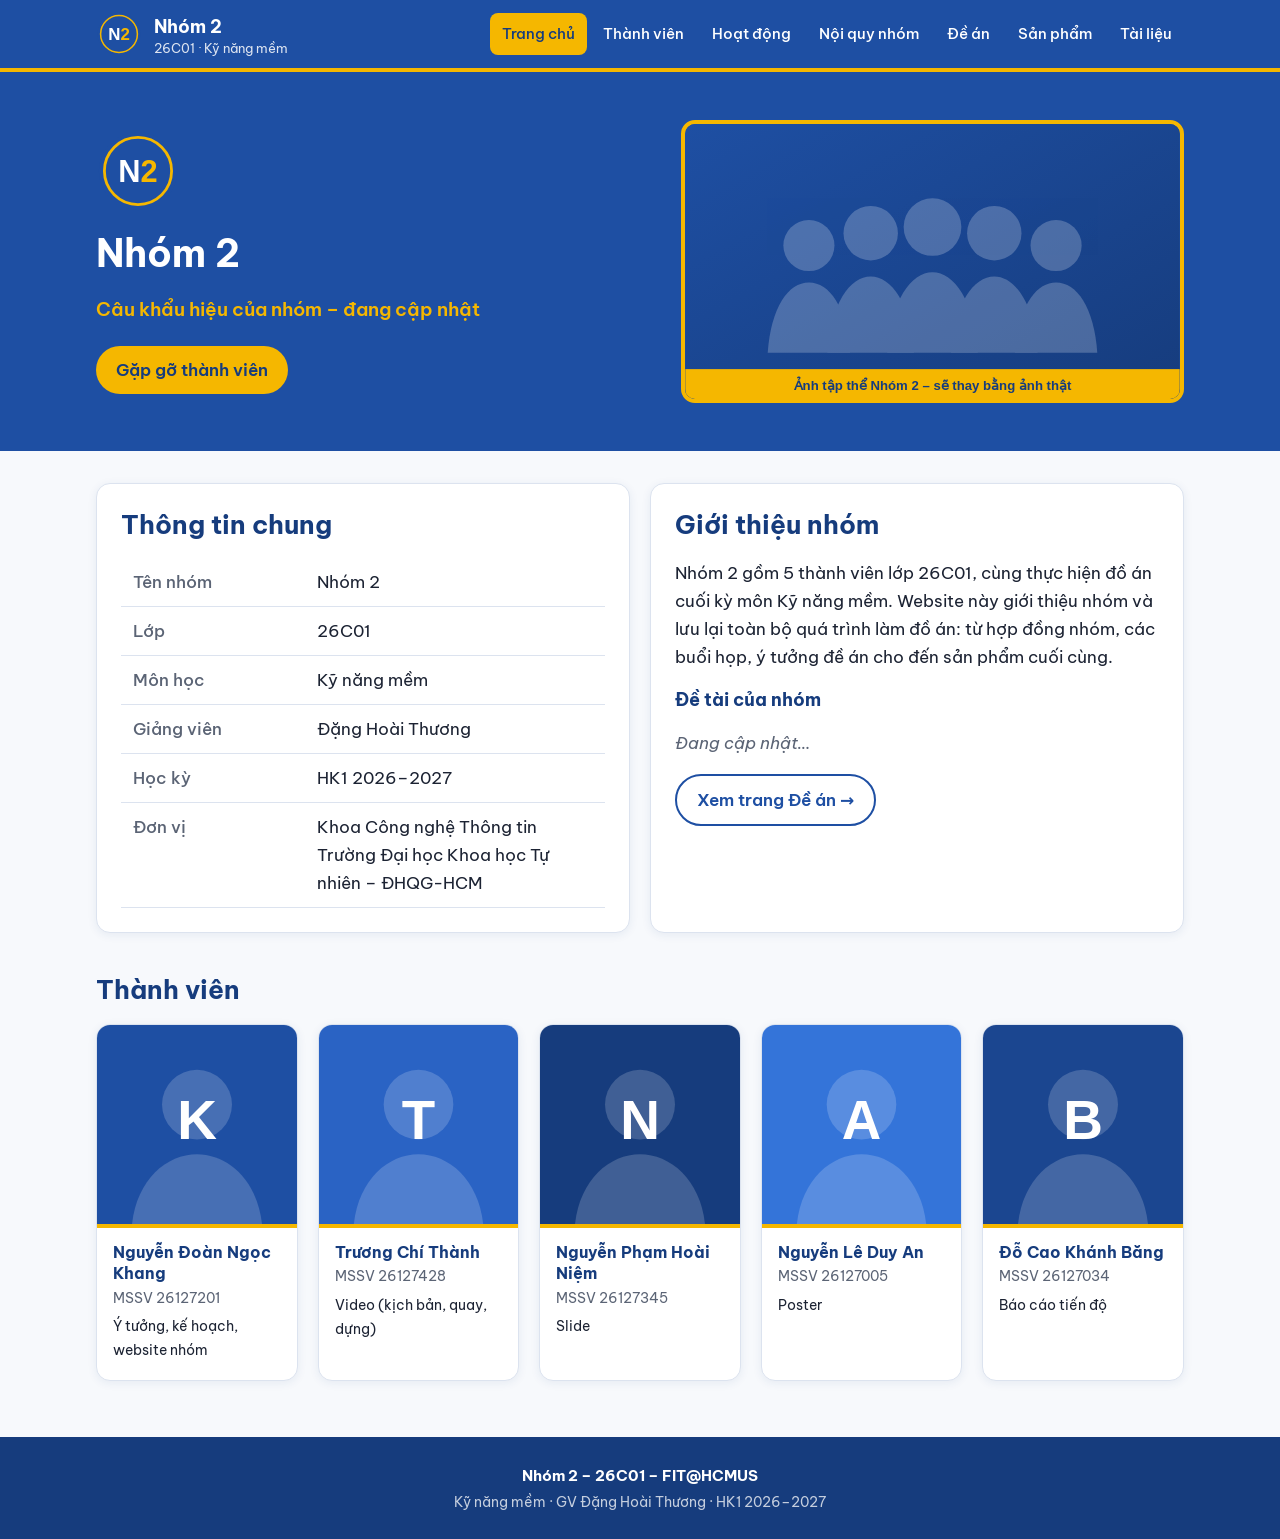
<file: index.html>
<!doctype html>
<html lang="vi">
<head>
  <meta charset="utf-8">
  <meta name="viewport" content="width=device-width, initial-scale=1">
  <title>Trang chủ – Nhóm 2 – 26C01</title>
  <meta name="description" content="Website Nhóm 2 – lớp 26C01 – môn Kỹ năng mềm – FIT@HCMUS">
  <link rel="icon" href="assets/img/logo.svg" type="image/svg+xml">
  <link rel="preconnect" href="https://fonts.googleapis.com">
  <link rel="preconnect" href="https://fonts.gstatic.com" crossorigin>
  <link href="https://fonts.googleapis.com/css2?family=Be+Vietnam+Pro:wght@400;500;600;700&display=swap" rel="stylesheet">
  <link rel="stylesheet" href="assets/css/style.css">
</head>
<body data-page="home">
  <div id="app"><noscript>Vui lòng bật JavaScript để xem website.</noscript></div>
  <script src="assets/js/data.js"></script>
  <script src="assets/js/main.js"></script>
</body>
</html>
</file>
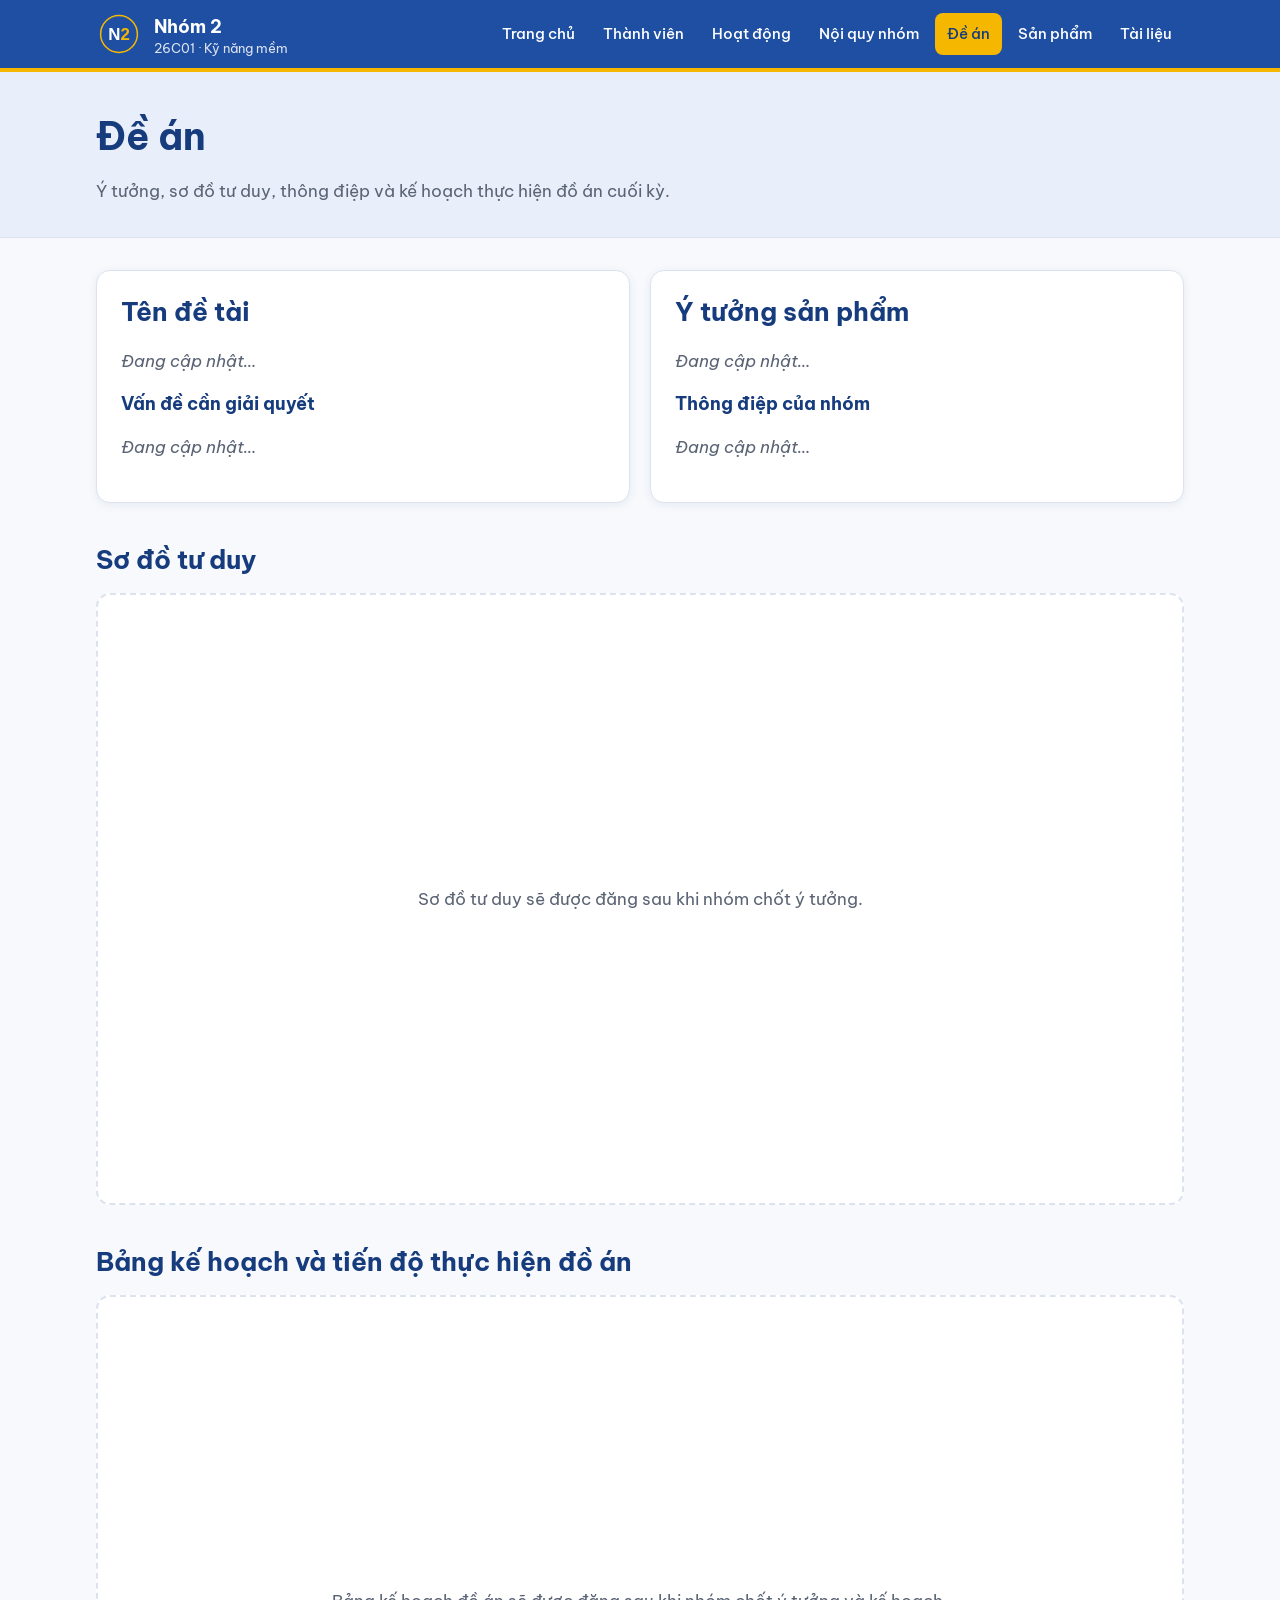
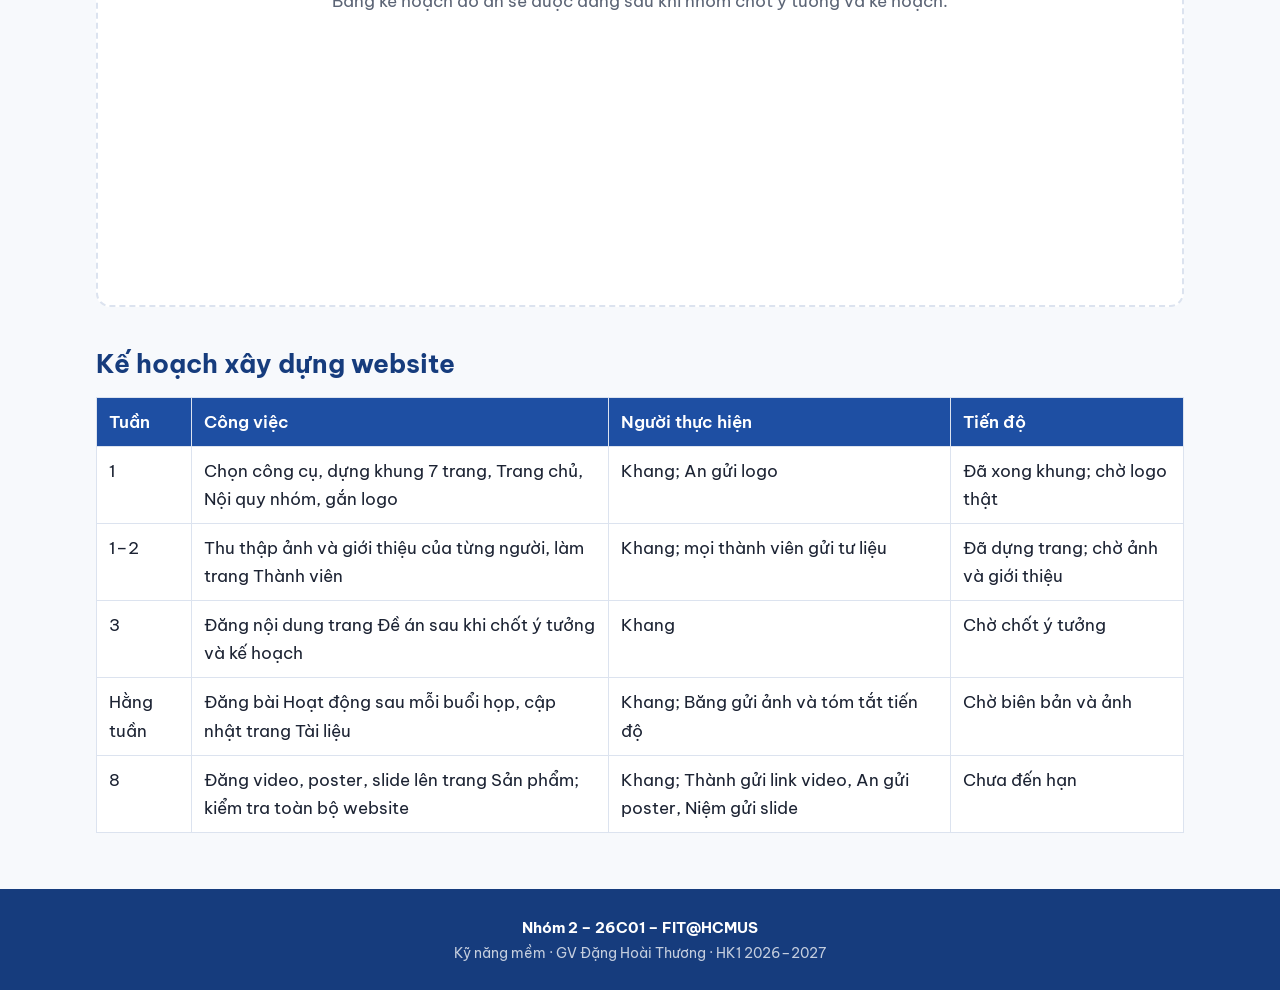
<file: de-an.html>
<!doctype html>
<html lang="vi">
<head>
  <meta charset="utf-8">
  <meta name="viewport" content="width=device-width, initial-scale=1">
  <title>Đề án – Nhóm 2 – 26C01</title>
  <meta name="description" content="Website Nhóm 2 – lớp 26C01 – môn Kỹ năng mềm – FIT@HCMUS">
  <link rel="icon" href="assets/img/logo.svg" type="image/svg+xml">
  <link rel="preconnect" href="https://fonts.googleapis.com">
  <link rel="preconnect" href="https://fonts.gstatic.com" crossorigin>
  <link href="https://fonts.googleapis.com/css2?family=Be+Vietnam+Pro:wght@400;500;600;700&display=swap" rel="stylesheet">
  <link rel="stylesheet" href="assets/css/style.css">
</head>
<body data-page="project">
  <div id="app"><noscript>Vui lòng bật JavaScript để xem website.</noscript></div>
  <script src="assets/js/data.js"></script>
  <script src="assets/js/main.js"></script>
</body>
</html>
</file>
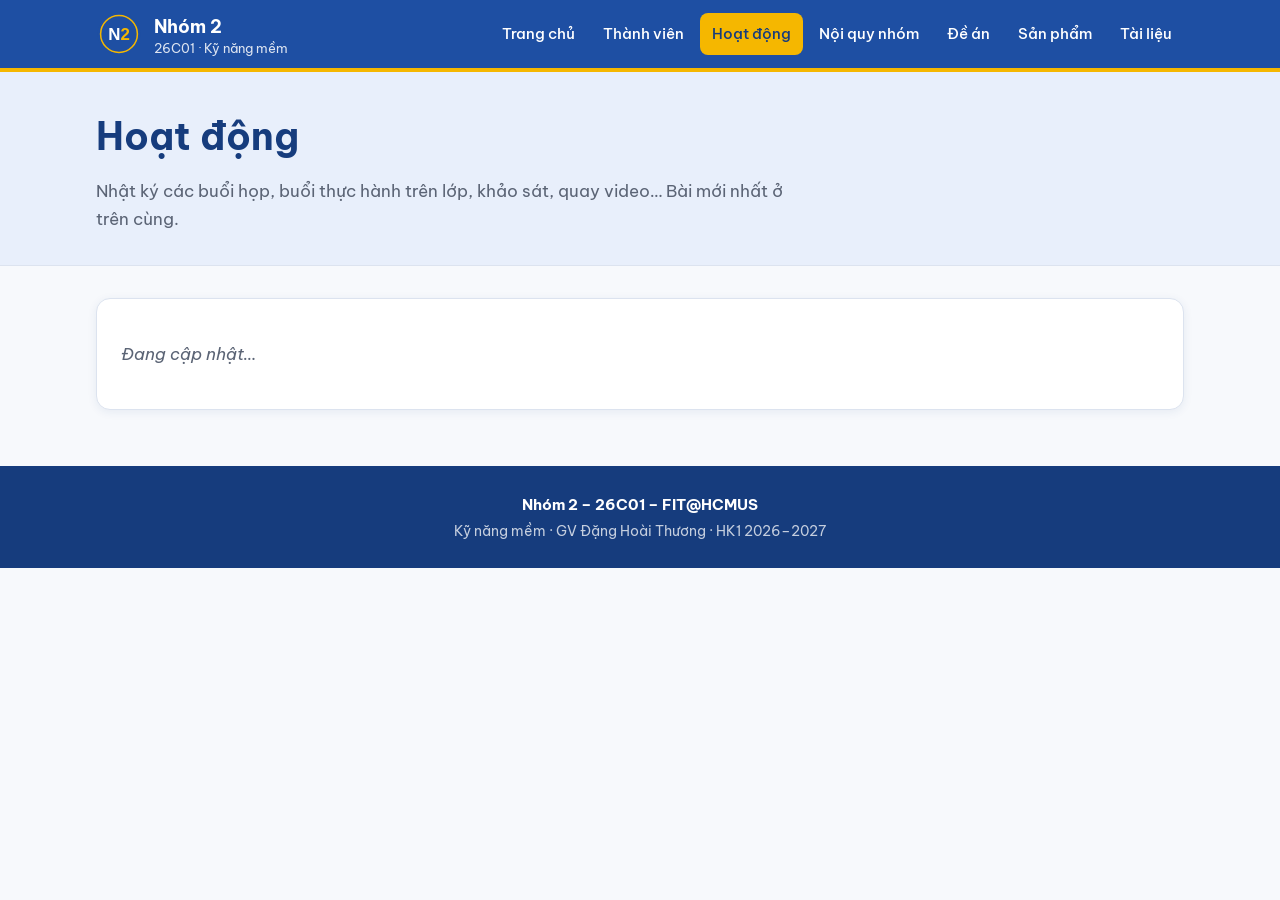
<file: hoat-dong.html>
<!doctype html>
<html lang="vi">
<head>
  <meta charset="utf-8">
  <meta name="viewport" content="width=device-width, initial-scale=1">
  <title>Hoạt động – Nhóm 2 – 26C01</title>
  <meta name="description" content="Website Nhóm 2 – lớp 26C01 – môn Kỹ năng mềm – FIT@HCMUS">
  <link rel="icon" href="assets/img/logo.svg" type="image/svg+xml">
  <link rel="preconnect" href="https://fonts.googleapis.com">
  <link rel="preconnect" href="https://fonts.gstatic.com" crossorigin>
  <link href="https://fonts.googleapis.com/css2?family=Be+Vietnam+Pro:wght@400;500;600;700&display=swap" rel="stylesheet">
  <link rel="stylesheet" href="assets/css/style.css">
</head>
<body data-page="activities">
  <div id="app"><noscript>Vui lòng bật JavaScript để xem website.</noscript></div>
  <script src="assets/js/data.js"></script>
  <script src="assets/js/main.js"></script>
</body>
</html>
</file>
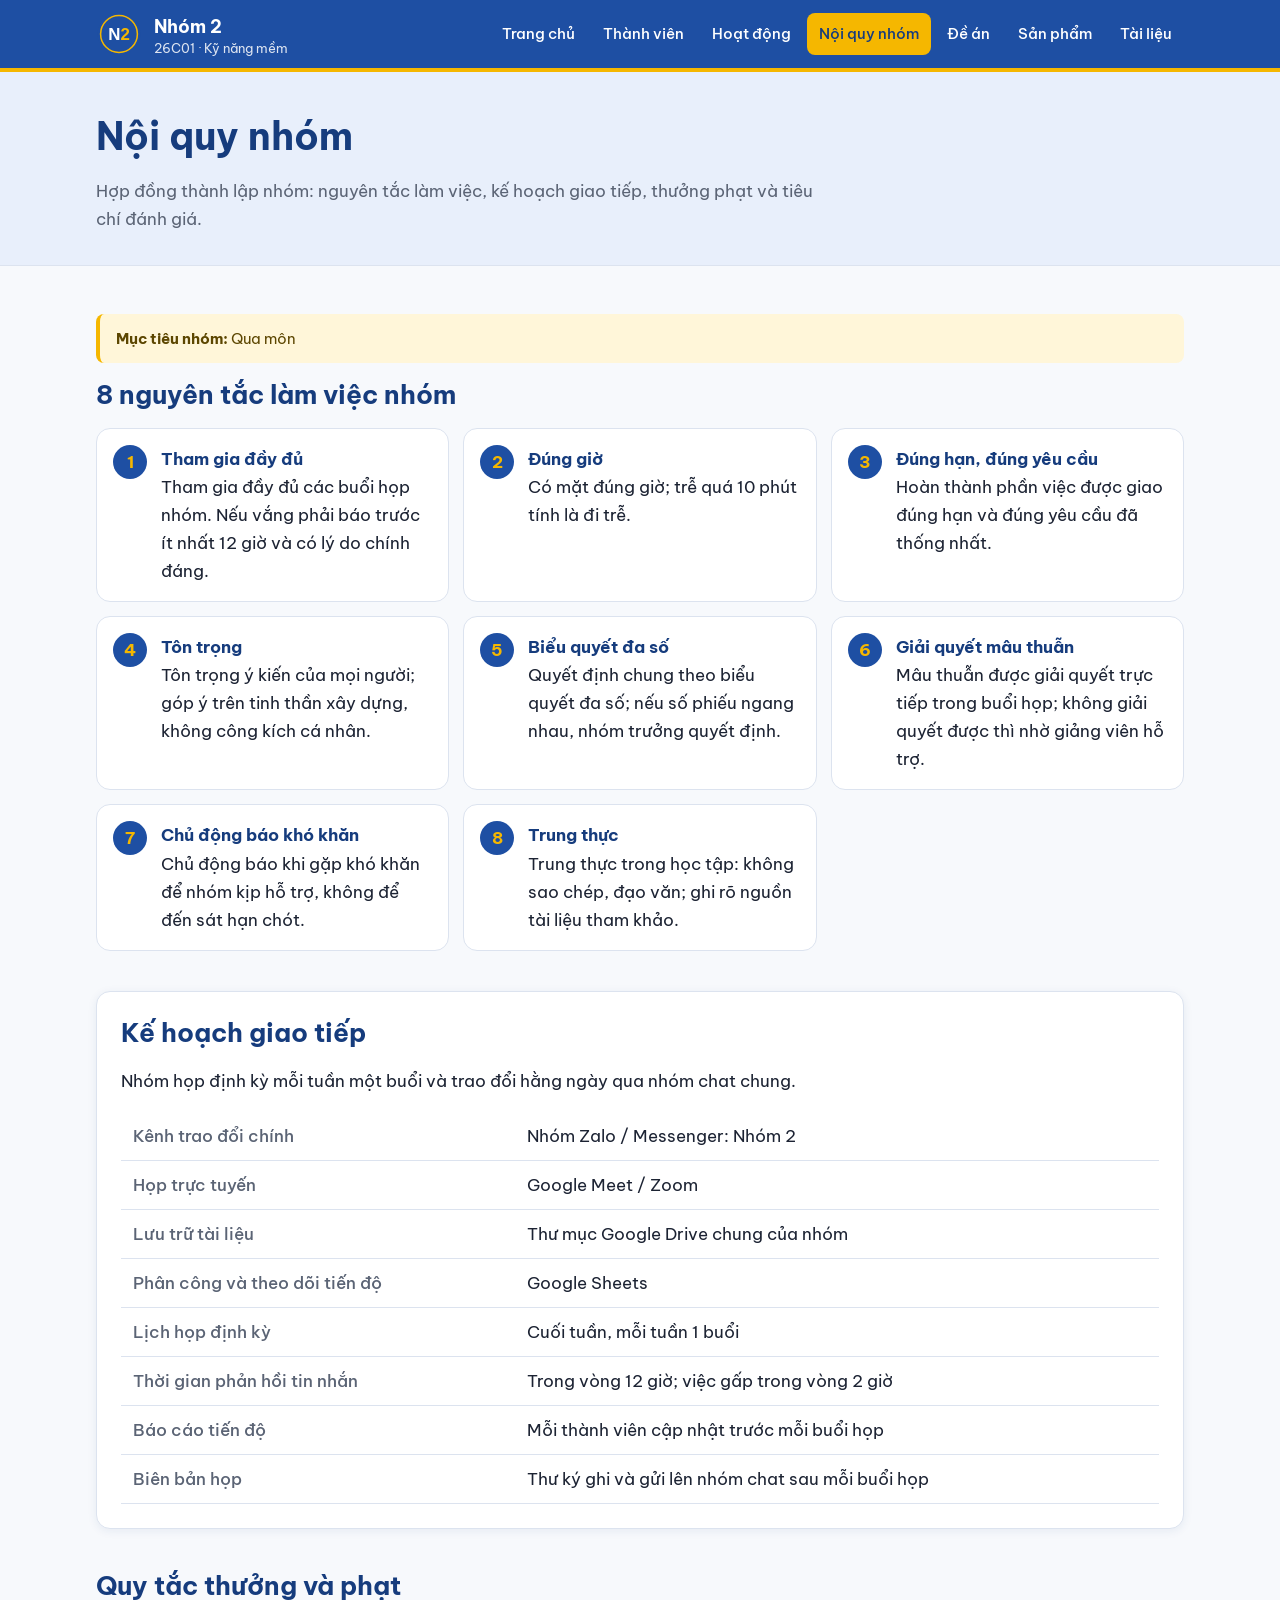
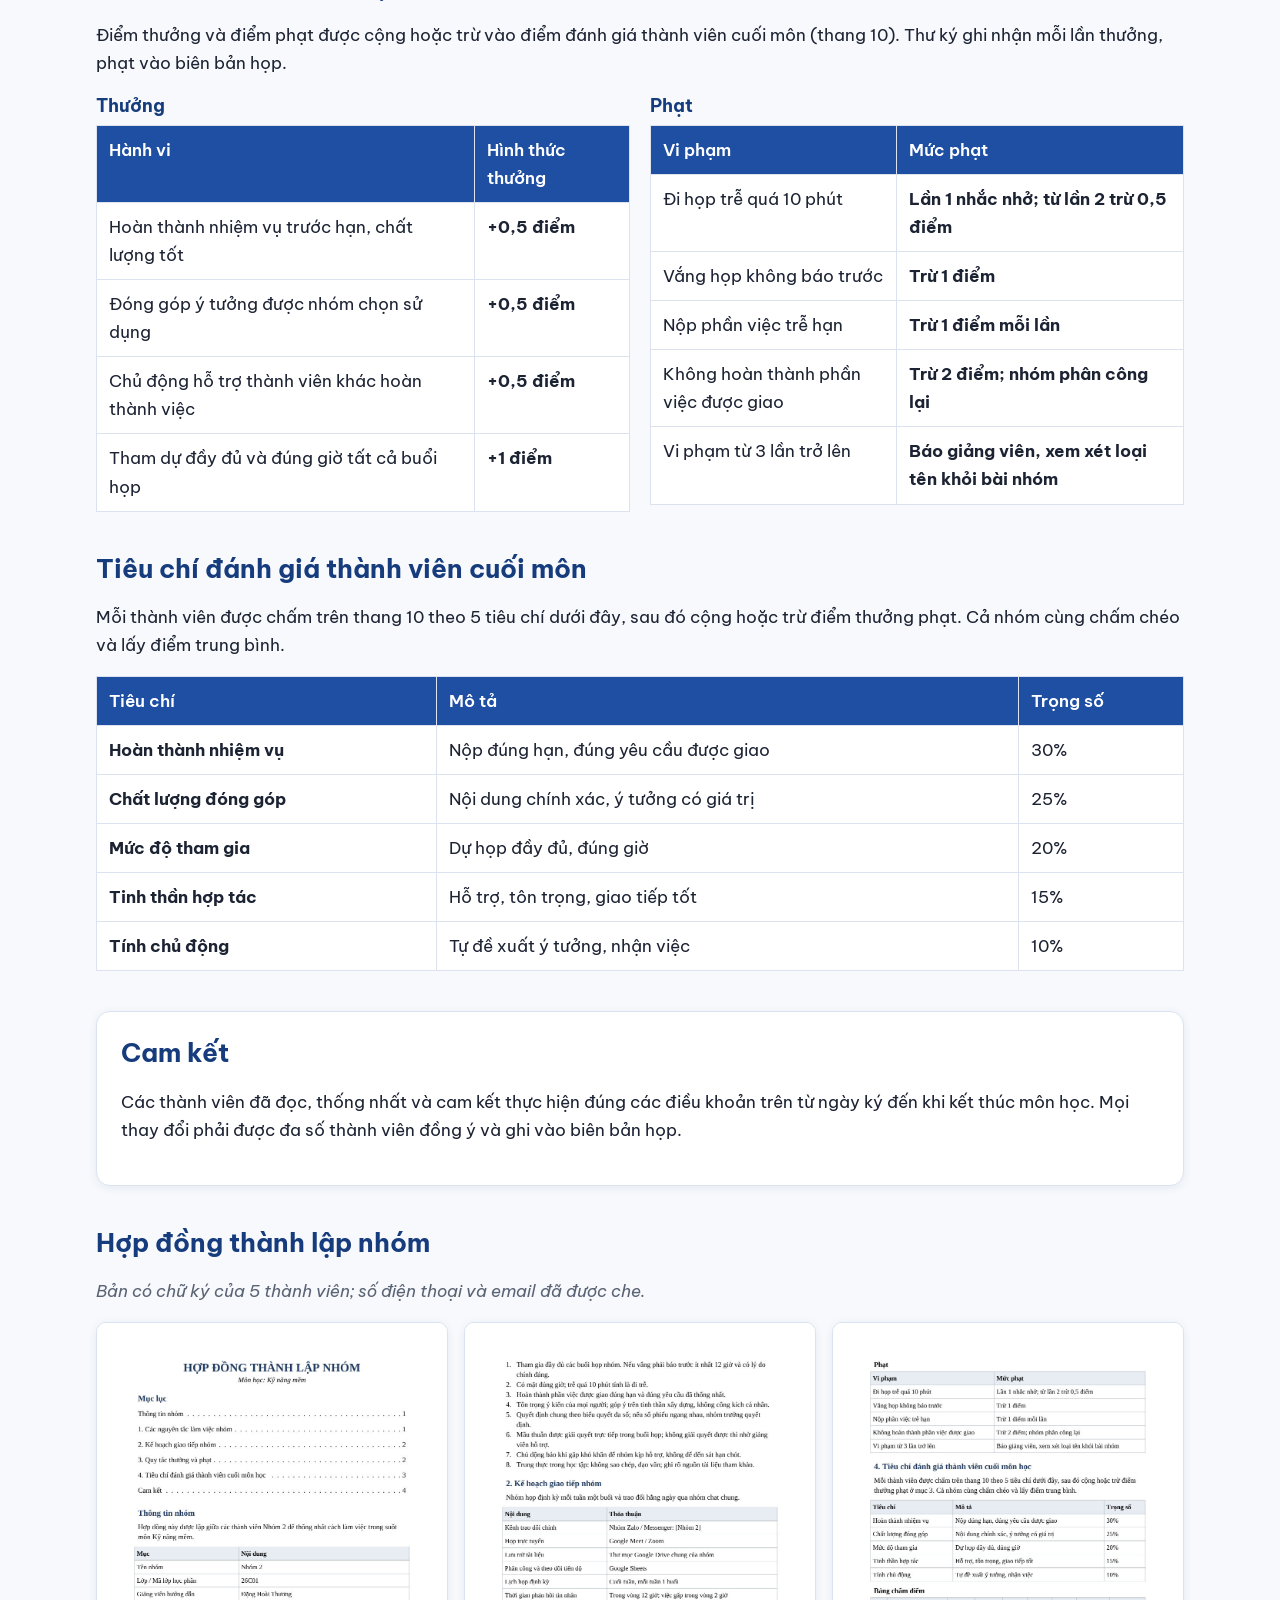
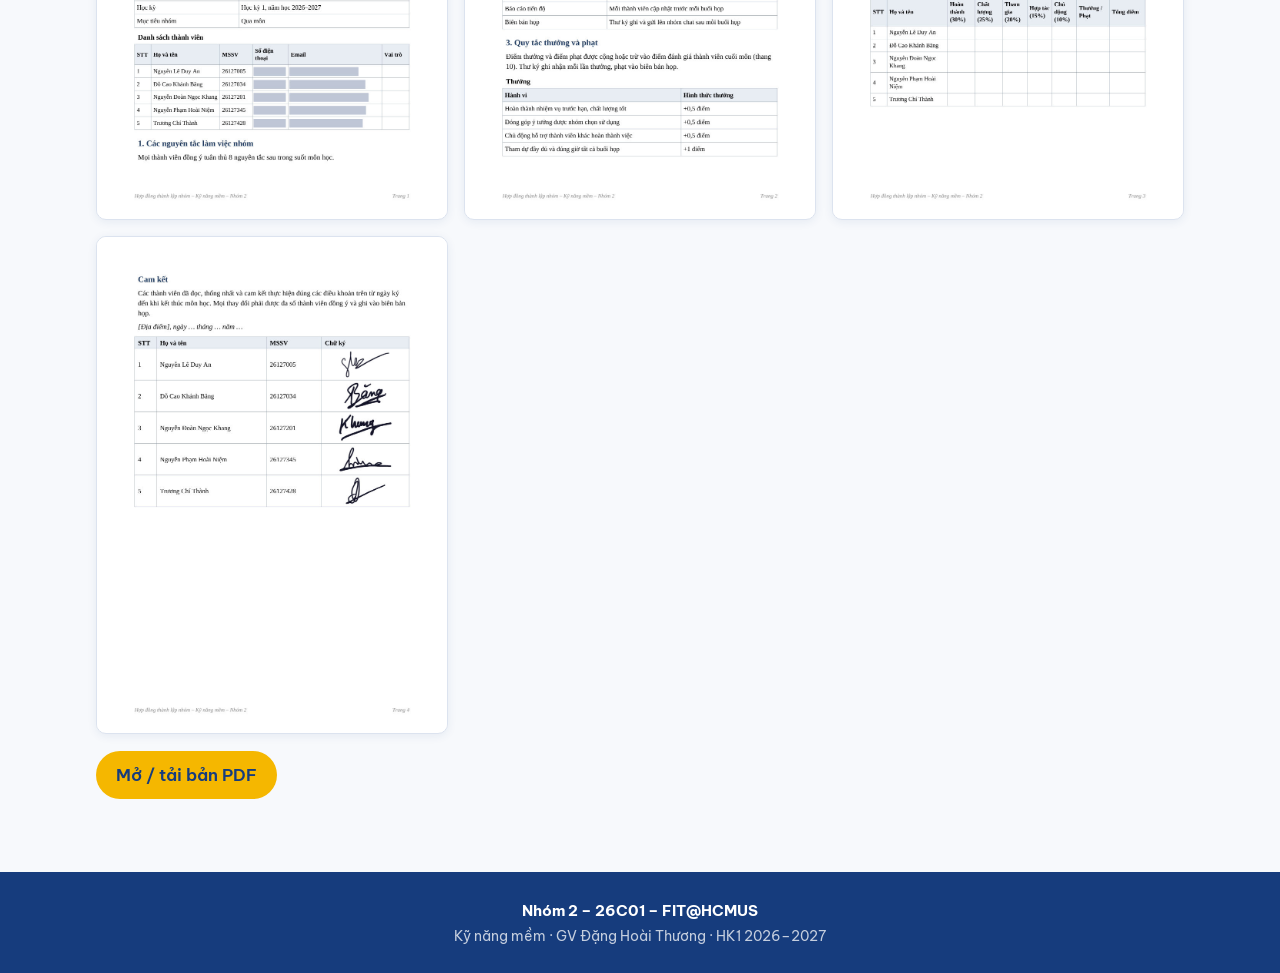
<file: noi-quy.html>
<!doctype html>
<html lang="vi">
<head>
  <meta charset="utf-8">
  <meta name="viewport" content="width=device-width, initial-scale=1">
  <title>Nội quy nhóm – Nhóm 2 – 26C01</title>
  <meta name="description" content="Website Nhóm 2 – lớp 26C01 – môn Kỹ năng mềm – FIT@HCMUS">
  <link rel="icon" href="assets/img/logo.svg" type="image/svg+xml">
  <link rel="preconnect" href="https://fonts.googleapis.com">
  <link rel="preconnect" href="https://fonts.gstatic.com" crossorigin>
  <link href="https://fonts.googleapis.com/css2?family=Be+Vietnam+Pro:wght@400;500;600;700&display=swap" rel="stylesheet">
  <link rel="stylesheet" href="assets/css/style.css">
</head>
<body data-page="rules">
  <div id="app"><noscript>Vui lòng bật JavaScript để xem website.</noscript></div>
  <script src="assets/js/data.js"></script>
  <script src="assets/js/main.js"></script>
</body>
</html>
</file>
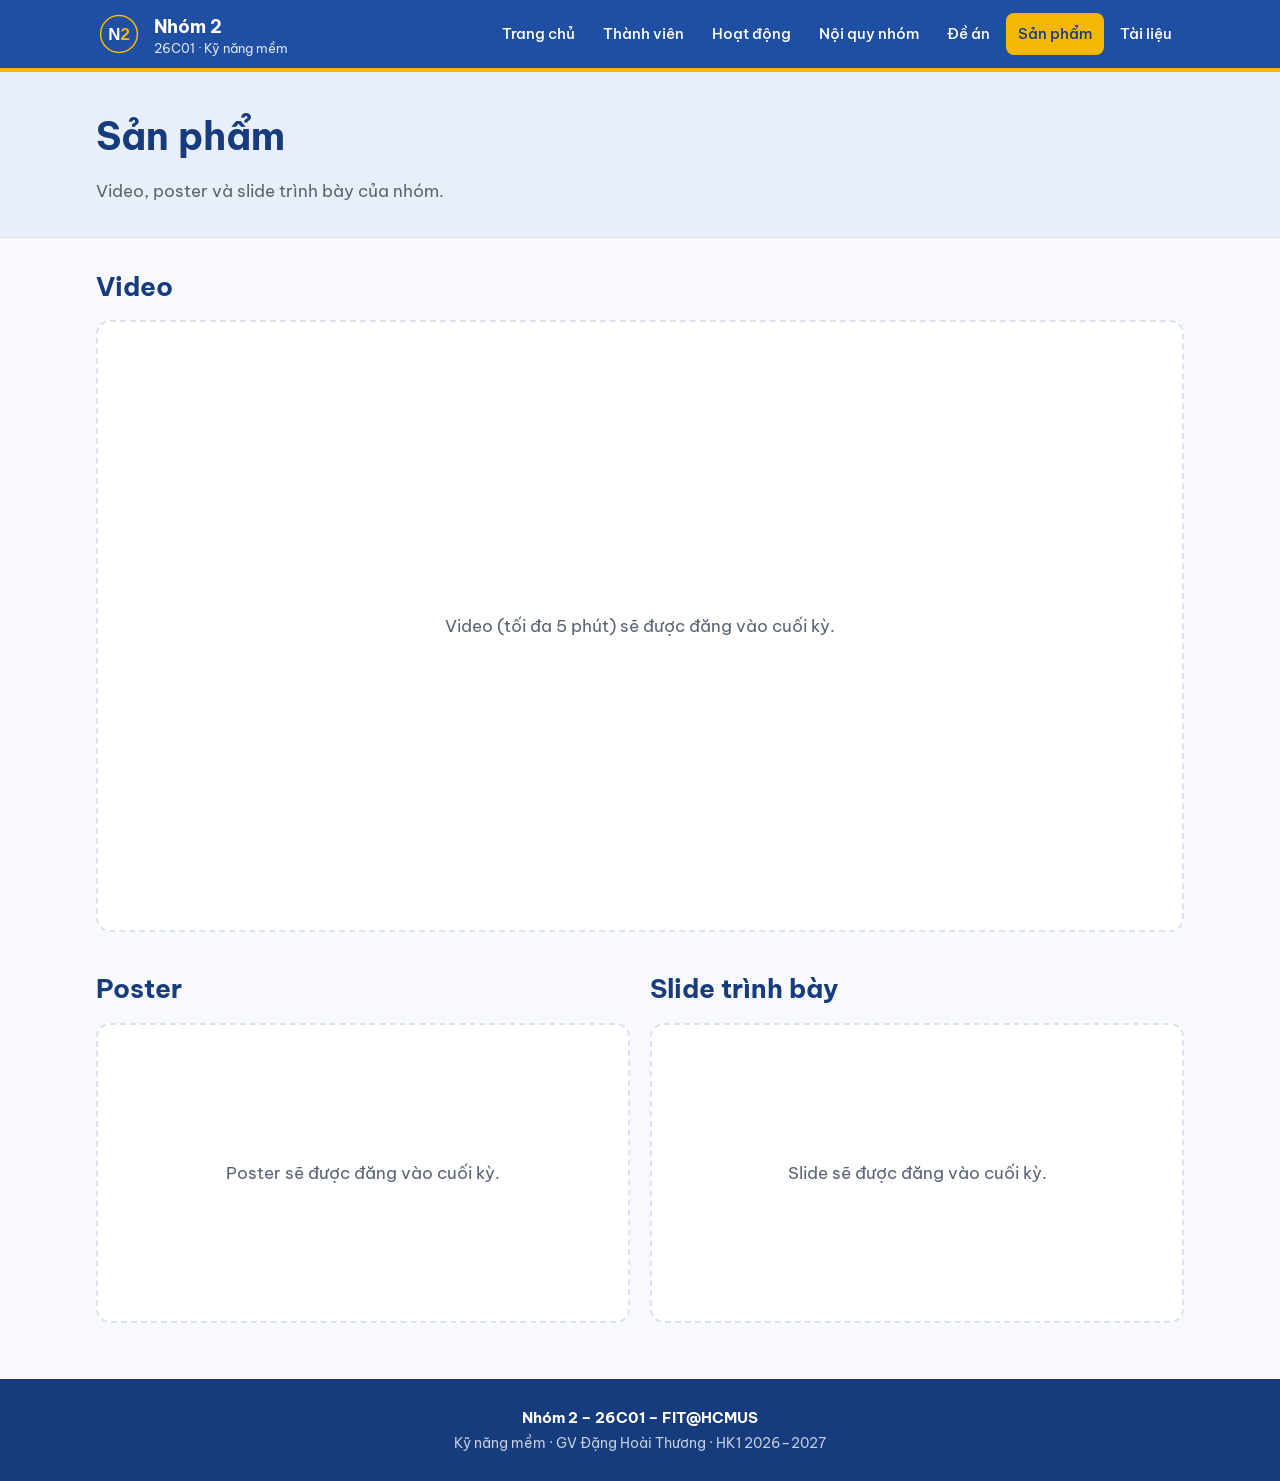
<file: san-pham.html>
<!doctype html>
<html lang="vi">
<head>
  <meta charset="utf-8">
  <meta name="viewport" content="width=device-width, initial-scale=1">
  <title>Sản phẩm – Nhóm 2 – 26C01</title>
  <meta name="description" content="Website Nhóm 2 – lớp 26C01 – môn Kỹ năng mềm – FIT@HCMUS">
  <link rel="icon" href="assets/img/logo.svg" type="image/svg+xml">
  <link rel="preconnect" href="https://fonts.googleapis.com">
  <link rel="preconnect" href="https://fonts.gstatic.com" crossorigin>
  <link href="https://fonts.googleapis.com/css2?family=Be+Vietnam+Pro:wght@400;500;600;700&display=swap" rel="stylesheet">
  <link rel="stylesheet" href="assets/css/style.css">
</head>
<body data-page="products">
  <div id="app"><noscript>Vui lòng bật JavaScript để xem website.</noscript></div>
  <script src="assets/js/data.js"></script>
  <script src="assets/js/main.js"></script>
</body>
</html>
</file>
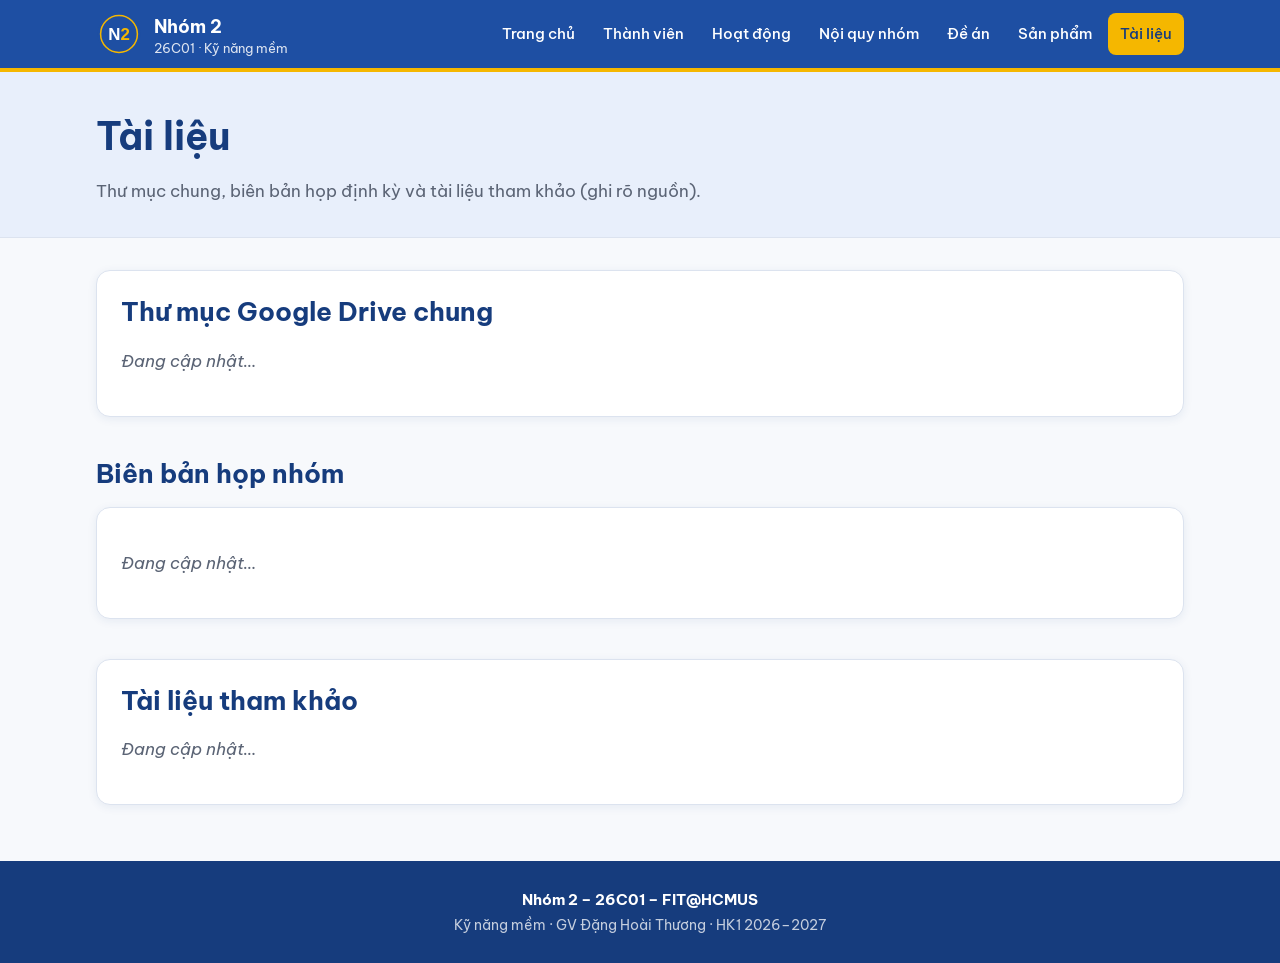
<file: tai-lieu.html>
<!doctype html>
<html lang="vi">
<head>
  <meta charset="utf-8">
  <meta name="viewport" content="width=device-width, initial-scale=1">
  <title>Tài liệu – Nhóm 2 – 26C01</title>
  <meta name="description" content="Website Nhóm 2 – lớp 26C01 – môn Kỹ năng mềm – FIT@HCMUS">
  <link rel="icon" href="assets/img/logo.svg" type="image/svg+xml">
  <link rel="preconnect" href="https://fonts.googleapis.com">
  <link rel="preconnect" href="https://fonts.gstatic.com" crossorigin>
  <link href="https://fonts.googleapis.com/css2?family=Be+Vietnam+Pro:wght@400;500;600;700&display=swap" rel="stylesheet">
  <link rel="stylesheet" href="assets/css/style.css">
</head>
<body data-page="docs">
  <div id="app"><noscript>Vui lòng bật JavaScript để xem website.</noscript></div>
  <script src="assets/js/data.js"></script>
  <script src="assets/js/main.js"></script>
</body>
</html>
</file>
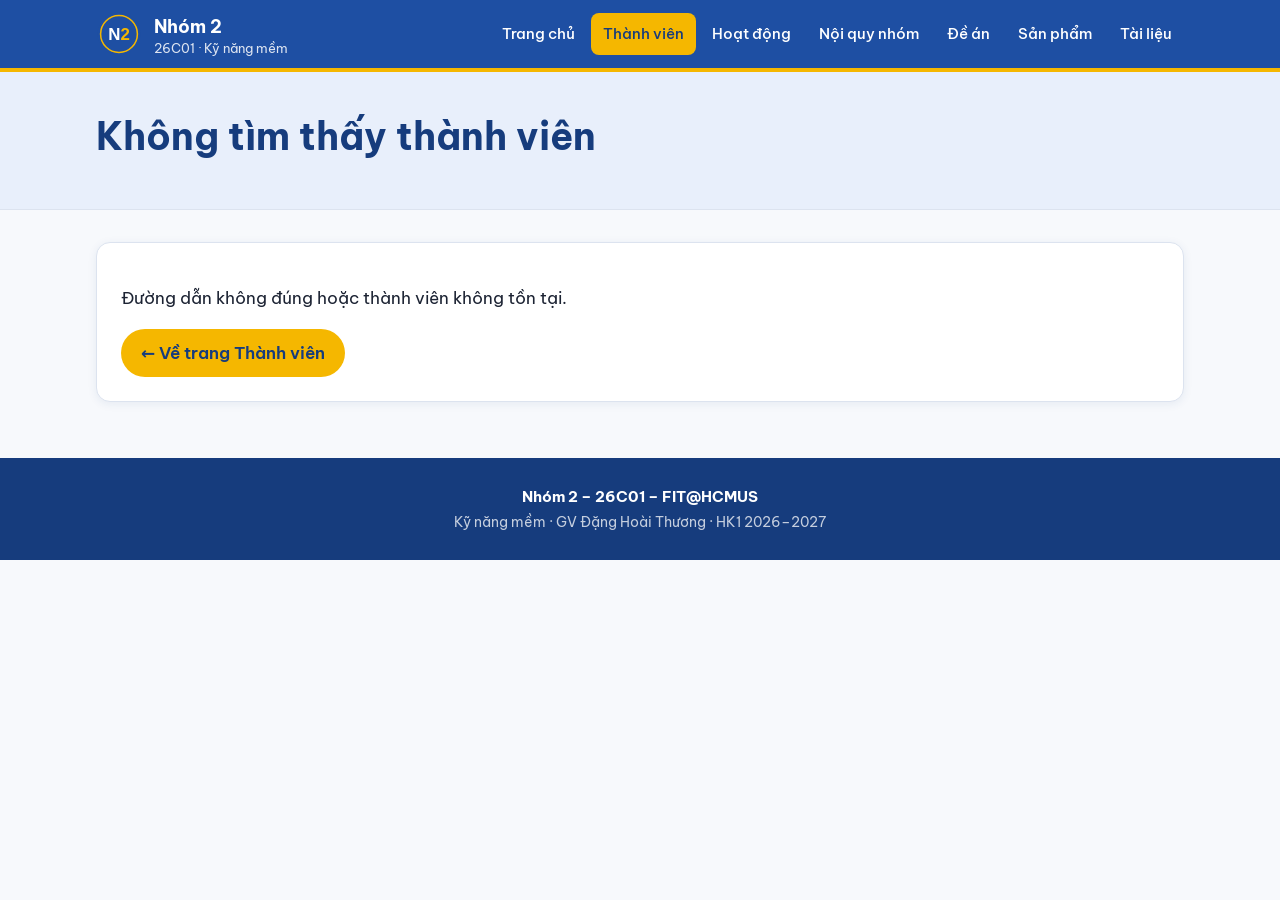
<file: thanh-vien-chi-tiet.html>
<!doctype html>
<html lang="vi">
<head>
  <meta charset="utf-8">
  <meta name="viewport" content="width=device-width, initial-scale=1">
  <title>Thành viên – Nhóm 2 – 26C01</title>
  <meta name="description" content="Website Nhóm 2 – lớp 26C01 – môn Kỹ năng mềm – FIT@HCMUS">
  <link rel="icon" href="assets/img/logo.svg" type="image/svg+xml">
  <link rel="preconnect" href="https://fonts.googleapis.com">
  <link rel="preconnect" href="https://fonts.gstatic.com" crossorigin>
  <link href="https://fonts.googleapis.com/css2?family=Be+Vietnam+Pro:wght@400;500;600;700&display=swap" rel="stylesheet">
  <link rel="stylesheet" href="assets/css/style.css">
</head>
<body data-page="member">
  <div id="app"><noscript>Vui lòng bật JavaScript để xem website.</noscript></div>
  <script src="assets/js/data.js"></script>
  <script src="assets/js/main.js"></script>
</body>
</html>
</file>
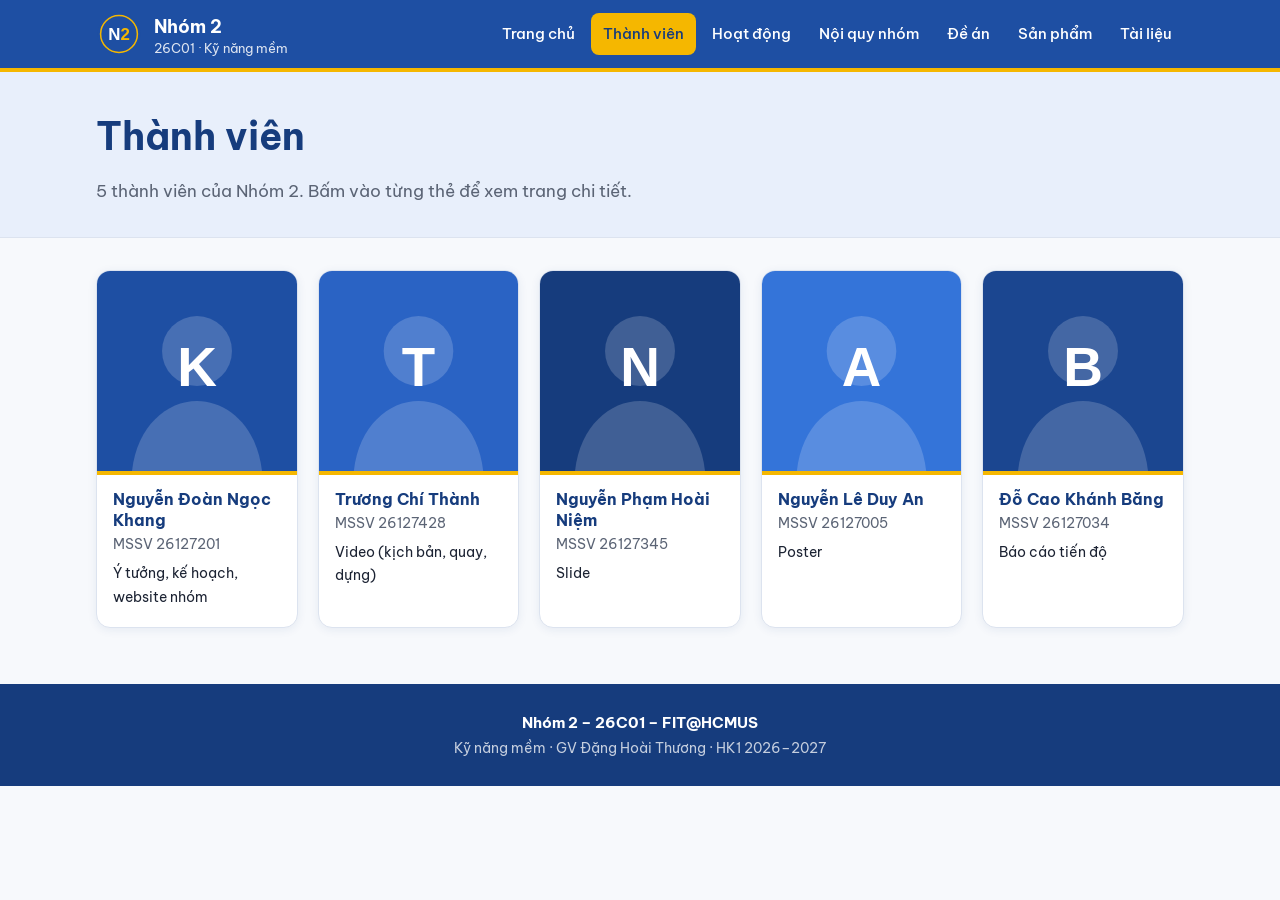
<file: thanh-vien.html>
<!doctype html>
<html lang="vi">
<head>
  <meta charset="utf-8">
  <meta name="viewport" content="width=device-width, initial-scale=1">
  <title>Thành viên – Nhóm 2 – 26C01</title>
  <meta name="description" content="Website Nhóm 2 – lớp 26C01 – môn Kỹ năng mềm – FIT@HCMUS">
  <link rel="icon" href="assets/img/logo.svg" type="image/svg+xml">
  <link rel="preconnect" href="https://fonts.googleapis.com">
  <link rel="preconnect" href="https://fonts.gstatic.com" crossorigin>
  <link href="https://fonts.googleapis.com/css2?family=Be+Vietnam+Pro:wght@400;500;600;700&display=swap" rel="stylesheet">
  <link rel="stylesheet" href="assets/css/style.css">
</head>
<body data-page="members">
  <div id="app"><noscript>Vui lòng bật JavaScript để xem website.</noscript></div>
  <script src="assets/js/data.js"></script>
  <script src="assets/js/main.js"></script>
</body>
</html>
</file>
<file: assets/css/style.css>
/* ===== Màu & kiểu chữ chung (lấy theo logo: xanh dương + vàng) ===== */
:root {
  --blue: #1E4FA3;
  --blue-dark: #163C7D;
  --blue-soft: #E8EFFB;
  --yellow: #F5B700;
  --yellow-soft: #FFF6D9;
  --ink: #1C2333;
  --muted: #5B6475;
  --line: #DCE3EF;
  --bg: #F7F9FC;
  --card: #FFFFFF;
  --radius: 14px;
  --shadow: 0 2px 10px rgba(22, 60, 125, 0.08);
  --max: 1120px;
}

*,
*::before,
*::after { box-sizing: border-box; }

html { scroll-behavior: smooth; }

body {
  margin: 0;
  font-family: "Be Vietnam Pro", system-ui, -apple-system, "Segoe UI", Arial, sans-serif;
  font-size: 17px;
  line-height: 1.65;
  color: var(--ink);
  background: var(--bg);
  overflow-x: hidden;
}

img { max-width: 100%; display: block; }
a { color: var(--blue); }
a:hover { color: var(--blue-dark); }
h1, h2, h3 { line-height: 1.3; color: var(--blue-dark); }
h1 { font-size: clamp(1.7rem, 4vw, 2.4rem); margin: 0 0 .4em; }
h2 { font-size: clamp(1.3rem, 3vw, 1.65rem); margin: 0 0 .6em; }
h3 { font-size: 1.15rem; margin: 0 0 .4em; }

.container { width: 100%; max-width: var(--max); margin: 0 auto; padding: 0 16px; }

/* ===== Header ===== */
.site-header {
  position: sticky; top: 0; z-index: 50;
  background: var(--blue);
  border-bottom: 4px solid var(--yellow);
}
.site-header .container {
  display: flex; align-items: center; justify-content: space-between; gap: 16px;
  min-height: 68px;
}
.brand { display: flex; align-items: center; gap: 12px; color: #fff; text-decoration: none; }
.brand:hover { color: #fff; }
.brand img { width: 46px; height: 46px; }
.brand strong { display: block; font-size: 1.1rem; }
.brand small { display: block; font-size: .8rem; opacity: .85; line-height: 1.2; }

.nav-toggle {
  display: none;
  background: transparent; border: 2px solid rgba(255,255,255,.6); color: #fff;
  border-radius: 10px; padding: 6px 12px; font: inherit; font-size: .95rem; cursor: pointer;
}
.nav ul { list-style: none; margin: 0; padding: 0; display: flex; gap: 4px; flex-wrap: wrap; }
.nav a {
  display: block; padding: 8px 12px; border-radius: 8px;
  color: #fff; text-decoration: none; font-weight: 500; font-size: .95rem;
}
.nav a:hover { background: rgba(255,255,255,.12); color: #fff; }
.nav a[aria-current="page"] { background: var(--yellow); color: var(--blue-dark); }

@media (max-width: 960px) {
  .nav-toggle { display: block; }
  .nav { display: none; position: absolute; left: 0; right: 0; top: 100%; background: var(--blue-dark); }
  .nav.open { display: block; }
  .nav ul { flex-direction: column; padding: 8px 16px 16px; }
  .nav a { padding: 12px; }
}

/* ===== Phần tiêu đề trang ===== */
.page-head { background: var(--blue-soft); padding: 40px 0 32px; border-bottom: 1px solid var(--line); }
.page-head p { margin: 0; color: var(--muted); max-width: 720px; }

main { padding: 32px 0 56px; }
section + section { margin-top: 40px; }

/* ===== Thành phần chung ===== */
.card {
  background: var(--card); border: 1px solid var(--line); border-radius: var(--radius);
  box-shadow: var(--shadow); padding: 24px;
}
.grid { display: grid; gap: 20px; }
.grid-2 { grid-template-columns: repeat(auto-fit, minmax(280px, 1fr)); }
.grid-3 { grid-template-columns: repeat(auto-fit, minmax(240px, 1fr)); }

.btn {
  display: inline-block; padding: 10px 20px; border-radius: 999px;
  background: var(--yellow); color: var(--blue-dark); font-weight: 600; text-decoration: none;
}
.btn:hover { background: #FFC933; color: var(--blue-dark); }
.btn-outline { background: transparent; border: 2px solid var(--blue); color: var(--blue); }
.btn-outline:hover { background: var(--blue); color: #fff; }

.tag {
  display: inline-block; padding: 2px 10px; border-radius: 999px; font-size: .8rem; font-weight: 600;
  background: var(--yellow-soft); color: #7A5A00;
}
.tag-blue { background: var(--blue-soft); color: var(--blue-dark); }

.note {
  border-left: 4px solid var(--yellow); background: var(--yellow-soft);
  padding: 12px 16px; border-radius: 8px; color: #5c4600; font-size: .95rem;
}
.placeholder { color: var(--muted); font-style: italic; }

.info-table { width: 100%; border-collapse: collapse; }
.info-table th, .info-table td { text-align: left; padding: 10px 12px; border-bottom: 1px solid var(--line); vertical-align: top; }
.info-table th { width: 38%; color: var(--muted); font-weight: 500; }
.table-wrap { overflow-x: auto; }
.data-table { width: 100%; border-collapse: collapse; min-width: 520px; background: var(--card); }
.data-table th, .data-table td { padding: 10px 12px; border: 1px solid var(--line); text-align: left; vertical-align: top; }
.data-table th { background: var(--blue); color: #fff; font-weight: 600; }

.list-check { list-style: none; padding: 0; margin: 0; }
.list-check li { padding: 6px 0 6px 28px; position: relative; }
.list-check li::before {
  content: ""; position: absolute; left: 4px; top: 15px;
  width: 10px; height: 10px; border-radius: 50%; background: var(--yellow);
}

/* ===== Trang chủ ===== */
.hero { background: var(--blue); color: #fff; padding: 48px 0; }
.hero .container { display: grid; gap: 32px; grid-template-columns: 1.1fr 1fr; align-items: center; }
.hero h1 { color: #fff; }
.hero .slogan { font-size: 1.2rem; color: var(--yellow); font-weight: 600; margin: 0 0 20px; }
.hero .group-photo { border-radius: var(--radius); aspect-ratio: 16 / 9; object-fit: cover; width: 100%; border: 4px solid var(--yellow); }
.hero-logo { width: 84px; height: 84px; margin-bottom: 16px; }
@media (max-width: 820px) { .hero .container { grid-template-columns: 1fr; } }

/* ===== Thành viên ===== */
.member-grid { display: grid; gap: 20px; grid-template-columns: repeat(5, 1fr); }
@media (max-width: 1040px) { .member-grid { grid-template-columns: repeat(3, 1fr); } }
@media (max-width: 680px) { .member-grid { grid-template-columns: repeat(2, 1fr); } }
@media (max-width: 340px) { .member-grid { grid-template-columns: 1fr; } }
@media (max-width: 480px) {
  .member-grid { gap: 12px; }
  .member-card .body { padding: 10px 12px 14px; }
  .member-card h3 { font-size: .95rem; }
}

.member-card {
  display: flex; flex-direction: column; text-decoration: none; color: inherit;
  background: var(--card); border: 1px solid var(--line); border-radius: var(--radius);
  overflow: hidden; box-shadow: var(--shadow); transition: transform .15s, box-shadow .15s;
}
.member-card:hover { transform: translateY(-4px); box-shadow: 0 8px 22px rgba(22,60,125,.15); color: inherit; }
.member-card img { width: 100%; aspect-ratio: 1 / 1; object-fit: cover; }
.member-card .body { padding: 14px 16px 18px; border-top: 4px solid var(--yellow); }
.member-card h3 { font-size: 1.02rem; margin-bottom: 2px; }
.member-card .mssv { font-size: .85rem; color: var(--muted); }
.member-card .role { font-size: .9rem; margin-top: 6px; }

.profile { display: grid; grid-template-columns: 300px 1fr; gap: 32px; align-items: start; }
.profile .portrait { width: 100%; aspect-ratio: 1 / 1; object-fit: cover; border-radius: var(--radius); border: 4px solid var(--yellow); }
@media (max-width: 760px) { .profile { grid-template-columns: 1fr; } .profile .portrait { max-width: 280px; } }
.member-nav { display: flex; justify-content: space-between; gap: 12px; flex-wrap: wrap; margin-top: 32px; }

/* ===== Hoạt động ===== */
.timeline { display: grid; gap: 24px; }
.post .meta { display: flex; flex-wrap: wrap; gap: 8px; align-items: center; margin-bottom: 8px; font-size: .9rem; color: var(--muted); }
.post-photos { display: grid; gap: 12px; grid-template-columns: repeat(auto-fill, minmax(200px, 1fr)); margin-top: 16px; }
.post-photos img { width: 100%; aspect-ratio: 4 / 3; object-fit: cover; border-radius: 10px; }
.filters { display: flex; flex-wrap: wrap; gap: 8px; margin-bottom: 20px; }
.filters button {
  font: inherit; font-size: .9rem; padding: 6px 14px; border-radius: 999px; cursor: pointer;
  border: 1px solid var(--line); background: var(--card); color: var(--ink);
}
.filters button[aria-pressed="true"] { background: var(--blue); color: #fff; border-color: var(--blue); }

/* ===== Nhúng video / slide / PDF ===== */
.embed { position: relative; width: 100%; aspect-ratio: 16 / 9; border-radius: var(--radius); overflow: hidden; background: #0b1a33; }
.embed iframe { position: absolute; inset: 0; width: 100%; height: 100%; border: 0; }
.embed-tall { aspect-ratio: 3 / 4; }
.embed-empty {
  display: flex; align-items: center; justify-content: center; text-align: center; padding: 24px;
  aspect-ratio: 16 / 9; border-radius: var(--radius); border: 2px dashed var(--line); color: var(--muted); background: var(--card);
}
.poster img { width: 100%; border-radius: var(--radius); }

/* ===== Nội quy ===== */
.rules { counter-reset: rule; list-style: none; padding: 0; margin: 0; display: grid; gap: 14px; grid-template-columns: repeat(auto-fit, minmax(300px, 1fr)); }
.rules li { counter-increment: rule; background: var(--card); border: 1px solid var(--line); border-radius: var(--radius); padding: 16px 16px 16px 64px; position: relative; }
.rules li::before {
  content: counter(rule); position: absolute; left: 16px; top: 16px;
  width: 34px; height: 34px; border-radius: 50%; background: var(--blue); color: var(--yellow);
  display: flex; align-items: center; justify-content: center; font-weight: 700;
}
.rules strong { display: block; color: var(--blue-dark); }
.contract-pages { display: grid; gap: 16px; grid-template-columns: repeat(auto-fill, minmax(280px, 1fr)); margin-bottom: 16px; }
.contract-pages img { width: 100%; aspect-ratio: 910 / 1287; object-fit: contain; background: #fff; border: 1px solid var(--line); border-radius: 10px; box-shadow: var(--shadow); }

/* ===== Footer ===== */
.site-footer { background: var(--blue-dark); color: #fff; padding: 24px 0; text-align: center; font-size: .95rem; }
.site-footer p { margin: 2px 0; }
.site-footer .small { opacity: .75; font-size: .85rem; }
</file>
